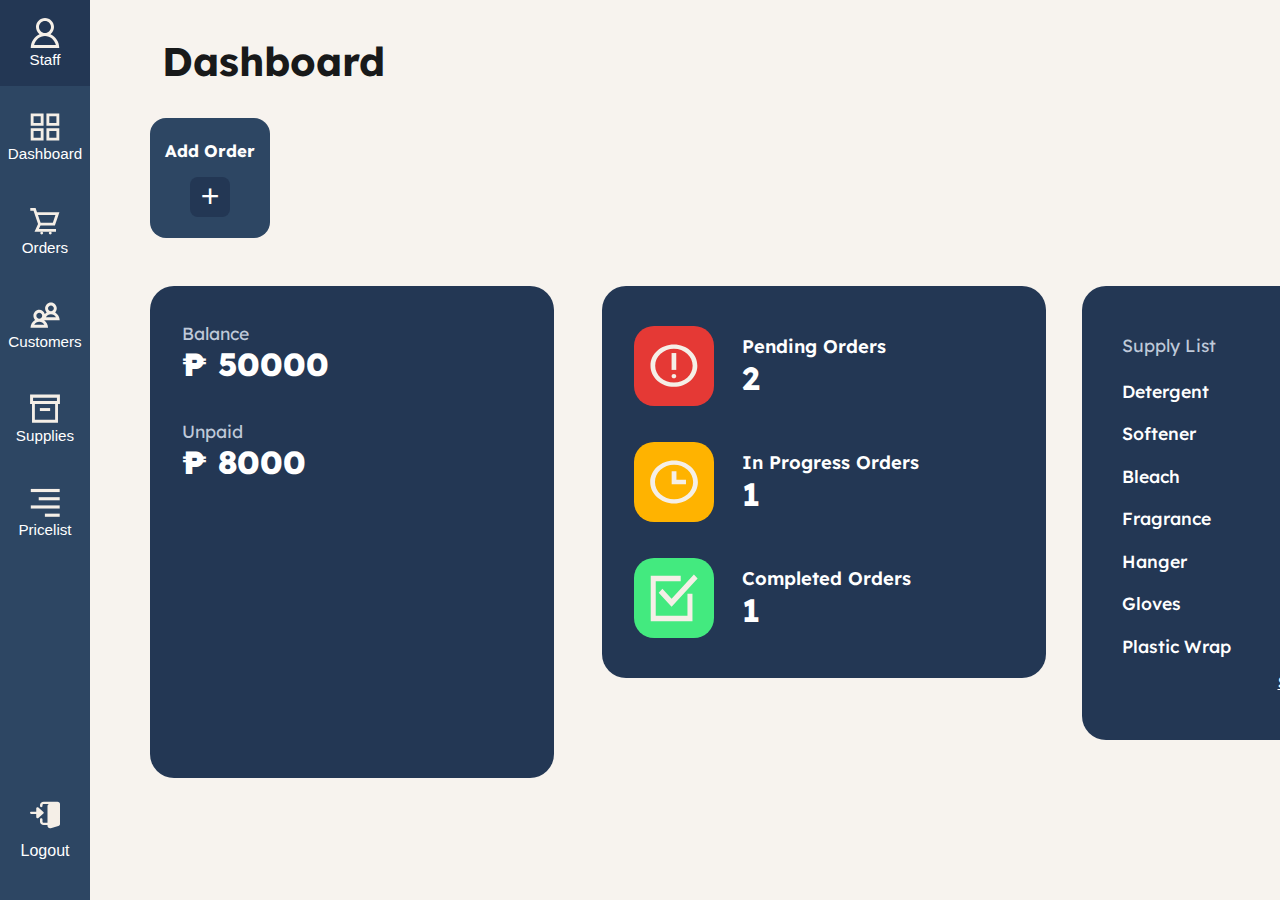
<file: index.html>
<!DOCTYPE html>
<html lang="en">
<head>
  <meta charset="UTF-8">
  <meta name="viewport" content="width=device-width, initial-scale=1.0">
  <title>Dashboard</title>
  <link rel="stylesheet" href="style.css">
  <link href="https://fonts.googleapis.com/css2?family=Lexend+Deca:wght@400;700&display=swap" rel="stylesheet">
</head>
<body>
  <div class="dashboard-root">
    <aside class="sidebar">
      <nav class="sidebar-nav">
        <button class="sidebar-btn active">
          <span class="sidebar-icon">
            <svg width="30" height="30" viewBox="0 0 30 30" fill="none" xmlns="http://www.w3.org/2000/svg"><path d="M20.4585 16.1437C22.608 14.499 24 11.9153 24 9C24 4.02975 19.9702 0 15 0C10.0298 0 6 4.02975 6 9C6 11.9153 7.392 14.499 9.5415 16.1437C4.38 18.3982 0.75 23.7487 0.75 30H29.25C29.25 23.7487 25.62 18.3982 20.4585 16.1437ZM9 9C9 5.69175 11.6918 3 15 3C18.3082 3 21 5.69175 21 9C21 12.3082 18.3082 15 15 15C11.6918 15 9 12.3082 9 9ZM15 18C20.2328 18 24.642 21.8302 25.8938 27H4.10625C5.358 21.8302 9.76725 18 15 18Z" fill="#F5EFE7"/></svg>
          </span> Staff
        </button>
        <button class="sidebar-btn">
          <span class="sidebar-icon">
            <svg width="28" height="26" viewBox="0 0 28 26" fill="none" xmlns="http://www.w3.org/2000/svg"><path d="M12.6665 0.5H0.666504V11.75H12.6665V0.5ZM9.99984 9.25H3.33317V3H9.99984V9.25Z" fill="#F5EFE7"/><path d="M27.333 0.5H15.333V11.75H27.333V0.5ZM24.6663 9.25H17.9997V3H24.6663V9.25Z" fill="#F5EFE7"/><path d="M12.6665 14.25H0.666504V25.5H12.6665V14.25ZM9.99984 23H3.33317V16.75H9.99984V23Z" fill="#F5EFE7"/><path d="M27.333 14.25H15.333V25.5H27.333V14.25ZM24.6663 23H17.9997V16.75H24.6663V23Z" fill="#F5EFE7"/></svg>
          </span> Dashboard
        </button>
        <button class="sidebar-btn">
          <span class="sidebar-icon">
            <svg width="35" height="32" viewBox="0 0 35 32" fill="none" xmlns="http://www.w3.org/2000/svg"><path d="M9.381 19.478L5.26933 28.5H13.6668H23.6668H30.3335V25.25H10.3985L12.2502 21.1875H29.0352L34.3127 5.75H8.201L6.53433 0.875H0.333496V4.125H4.13266L9.381 19.478ZM29.6877 9L26.6318 17.9375H12.3677L9.31183 9H29.6877Z" fill="#F5EFE7"/><path d="M13.6667 31.75C14.5871 31.75 15.3333 31.0225 15.3333 30.125C15.3333 29.2275 14.5871 28.5 13.6667 28.5C12.7462 28.5 12 29.2275 12 30.125C12 31.0225 12.7462 31.75 13.6667 31.75Z" fill="#F5EFE7"/><path d="M23.6667 31.75C24.5871 31.75 25.3333 31.0225 25.3333 30.125C25.3333 29.2275 24.5871 28.5 23.6667 28.5C22.7462 28.5 22 29.2275 22 30.125C22 31.0225 22.7462 31.75 23.6667 31.75Z" fill="#F5EFE7"/></svg>
          </span> Orders
        </button>
        <button class="sidebar-btn">
          <span class="sidebar-icon">
            <svg width="36" height="31" viewBox="0 0 36 31" fill="none" xmlns="http://www.w3.org/2000/svg"><path d="M30.2017 12.4661C31.3909 11.1814 32.125 9.45069 32.125 7.54167C32.125 3.58387 28.9908 0.375 25.125 0.375C21.2592 0.375 18.125 3.58387 18.125 7.54167C18.125 9.45069 18.8591 11.1814 20.0482 12.4661C19.2065 12.9426 18.4365 13.5339 17.7566 14.2192C16.8256 11.3812 14.2111 9.33333 11.125 9.33333C7.25925 9.33333 4.125 12.5422 4.125 16.5C4.125 18.409 4.85912 20.1398 6.04825 21.4244C2.81513 23.2564 0.625 26.7806 0.625 30.8333H21.625C21.625 27.0914 19.7577 23.8001 16.9262 21.875H35.625C35.625 17.8222 33.4349 14.298 30.2017 12.4661ZM21.625 7.54167C21.625 5.56546 23.1947 3.95833 25.125 3.95833C27.0553 3.95833 28.625 5.56546 28.625 7.54167C28.625 9.51787 27.0553 11.125 25.125 11.125C23.1947 11.125 21.625 9.51787 21.625 7.54167ZM7.625 16.5C7.625 14.5238 9.19475 12.9167 11.125 12.9167C13.0553 12.9167 14.625 14.5238 14.625 16.5C14.625 18.4762 13.0553 20.0833 11.125 20.0833C9.19475 20.0833 7.625 18.4762 7.625 16.5ZM5.06475 27.25C6.27663 25.109 8.53938 23.6667 11.125 23.6667C13.7106 23.6667 15.9734 25.109 17.1853 27.25H5.06475ZM19.0647 18.2917C20.2766 16.1506 22.5394 14.7083 25.125 14.7083C27.7106 14.7083 29.9734 16.1506 31.1852 18.2917H19.0647Z" fill="#F5EFE7"/></svg>
          </span> Customers
        </button>
        <button class="sidebar-btn">
          <span class="sidebar-icon">
            <svg width="31" height="30" viewBox="0 0 31 30" fill="none" xmlns="http://www.w3.org/2000/svg"><path d="M2.08381 29.3038H28.9165V9.88013H30.9168V0.130127H0.0834961V9.88013H2.08381V29.3038V29.3038ZM25.9796 26.2073H5.02068V9.88013H25.9796V26.2073ZM3.16683 3.38013H27.8335V6.63013H3.16683V3.38013Z" fill="#F5EFE7"/><path d="M20.8072 14.0369H10.1929V17.1H20.8072V14.0369Z" fill="#F5EFE7"/></svg>
          </span> Supplies
        </button>
        <button class="sidebar-btn">
          <span class="sidebar-icon">
            <svg width="22" height="22" viewBox="0 0 22 22" fill="none" xmlns="http://www.w3.org/2000/svg"><path d="M21.7718 0.682373H0.582031V2.98485H21.7718V0.682373Z" fill="#F5EFE7"/><path d="M21.7718 12.7656H0.582031V15.0681H21.7718V12.7656Z" fill="#F5EFE7"/><path d="M21.7718 6.72412H6.39453V9.0266H21.7718V6.72412Z" fill="#F5EFE7"/><path d="M21.772 18.8074H10.9155V21.1099H21.772V18.8074Z" fill="#F5EFE7"/></svg>
          </span> Pricelist
        </button>
      </nav>
      <button class="sidebar-logout"><span class="sidebar-icon logout"><svg width="27" height="24" viewBox="0 0 27 24" fill="none" xmlns="http://www.w3.org/2000/svg"><path d="M24.5496 0.0150146C24.5216 0.0130005 24.4979 0 24.4687 0H12.375C10.5143 0 9 1.34601 9 3V3.99994C9 4.552 9.50386 5.00006 10.1249 5.00006C10.746 5.00006 11.2499 4.552 11.2499 3.99994V3C11.2499 2.44904 11.755 2.00006 12.375 2.00006H17.6163L17.2731 2.10205C16.362 2.38202 15.75 3.14502 15.75 3.99994V18.9999H12.375C11.755 18.9999 11.2499 18.551 11.2499 18V15.9999C11.2499 15.4481 10.746 15 10.1249 15C9.50386 15 9 15.4481 9 15.9999V18C9 19.654 10.5143 21 12.375 21H15.75V21.9999C15.75 23.103 16.759 24 17.9999 24C18.2407 24 18.4691 23.9691 18.7165 23.9009L25.4756 21.8979C26.3879 21.618 26.9999 20.855 26.9999 20.0001V2.00006C26.9999 0.834045 25.8692 -0.0800171 24.5496 0.0150146V0.0150146Z" fill="#F5EFE7"/><path d="M12.0453 9.29291L7.54534 5.29297C7.22358 5.00696 6.73991 4.9209 6.31906 5.07599C5.89945 5.2309 5.62507 5.59601 5.62507 5.99994V8.99994H1.12493C0.504067 8.99994 0 9.448 0 9.99988C0 10.5519 0.504067 11 1.12493 11H5.62507V14C5.62507 14.4039 5.89945 14.7689 6.31906 14.924C6.73991 15.0789 7.22358 14.993 7.54534 14.707L12.0453 10.7069C12.4853 10.3159 12.4853 9.68403 12.0453 9.29291Z" fill="#F5EFE7"/></svg></span> Logout</button>
    </aside>
    <main class="dashboard-main">
      <div class="dashboard-header-row">
        <h1>Dashboard</h1>
      </div>
      <div class="dashboard-orders-row">
        <div class="add-order-card">
          <span>Add Order</span>
          <button id="addOrderBtn" class="big-add-order">+</button>
        </div>
      </div>
      <div class="dashboard-info-flex">
        <div class="dashboard-info-left-box">
          <div class="balance-card">
            <div class="balance-title">Balance</div>
            <div class="balance-amount">₱ 50000</div>
          </div>
          <div class="unpaid-card">
            <div class="unpaid-title">Unpaid</div>
            <div class="unpaid-amount">₱ 8000</div>
          </div>
        </div>
        <div class="dashboard-info-right-group">
          <div class="status-card">
            <div class="status-row">
              <span class="status-icon">
                <svg width="43" height="39" viewBox="0 0 43 39" fill="none" xmlns="http://www.w3.org/2000/svg"><path d="M21.4268 0.337891C9.83698 0.337891 0.442139 8.79325 0.442139 19.2241C0.442139 29.655 9.83698 38.1103 21.4268 38.1103C33.0167 38.1103 42.4115 29.655 42.4115 19.2241C42.4115 8.79325 33.0167 0.337891 21.4268 0.337891ZM21.4268 34.3331C12.1705 34.3331 4.63908 27.5548 4.63908 19.2241C4.63908 10.8934 12.1705 4.11513 21.4268 4.11513C30.6832 4.11513 38.2146 10.8934 38.2146 19.2241C38.2146 27.5548 30.6832 34.3331 21.4268 34.3331Z" fill="#F5EFE7"/><path d="M23.5253 7.89233H19.3284V23.0013H23.5253V7.89233Z" fill="#F5EFE7"/><path d="M21.4268 30.5558C22.5858 30.5558 23.5253 29.7102 23.5253 28.6672C23.5253 27.6241 22.5858 26.7786 21.4268 26.7786C20.2679 26.7786 19.3284 27.6241 19.3284 28.6672C19.3284 29.7102 20.2679 30.5558 21.4268 30.5558Z" fill="#F5EFE7"/></svg>
              </span>
              <span class="status-label-count">Pending Orders <span class="status-count">2</span></span>
            </div>
            <div class="status-row">
              <span class="status-icon">
                <svg width="43" height="40" viewBox="0 0 43 40" fill="none" xmlns="http://www.w3.org/2000/svg"><path d="M21.5467 0.674072C9.74517 0.674072 0.178711 9.31475 0.178711 19.9742C0.178711 30.6337 9.74517 39.2744 21.5467 39.2744C33.3483 39.2744 42.9148 30.6337 42.9148 19.9742C42.9148 9.31475 33.3483 0.674072 21.5467 0.674072ZM21.5467 35.4143C12.1213 35.4143 4.45232 28.4875 4.45232 19.9742C4.45232 11.4609 12.1213 4.5341 21.5467 4.5341C30.9722 4.5341 38.6412 11.4609 38.6412 19.9742C38.6412 28.4875 30.9722 35.4143 21.5467 35.4143Z" fill="#F5EFE7"/><path d="M23.6835 10.324H19.4099V21.9041H32.2307V18.044H23.6835V10.324Z" fill="#F5EFE7"/></svg>
              </span>
              <span class="status-label-count">In Progress Orders <span class="status-count">1</span></span>
            </div>
            <div class="status-row">
              <span class="status-icon">
                <svg width="43" height="43" viewBox="0 0 43 43" fill="none" xmlns="http://www.w3.org/2000/svg"><path d="M27.5194 6.45363V1.58105H0.656738V42.2626H38.0398V17.7654H33.5623V37.39H5.13424V6.45363H27.5194Z" fill="#F5EFE7"/><path d="M39.3263 0.400879L19.3479 22.142L11.1215 13.1898L7.79688 16.8065L16.0244 25.7588H16.0233L19.3479 29.3755L22.6714 25.7588L42.6497 4.01759L39.3263 0.400879Z" fill="#F5EFE7"/></svg>
              </span>
              <span class="status-label-count">Completed Orders <span class="status-count">1</span></span>
            </div>
          </div>
          <div class="supply-card">
            <div class="supply-title">Supply List</div>
            <div class="supply-row">Detergent <span class="supply-status in-stock">In stock</span></div>
            <div class="supply-row">Softener <span class="supply-status in-stock">In stock</span></div>
            <div class="supply-row">Bleach <span class="supply-status low-stock">Low stock</span></div>
            <div class="supply-row">Fragrance <span class="supply-status no-stock">No stock</span></div>
            <div class="supply-row">Hanger <span class="supply-status in-stock">In stock</span></div>
            <div class="supply-row">Gloves <span class="supply-status low-stock">Low stock</span></div>
            <div class="supply-row">Plastic Wrap <span class="supply-status in-stock">In stock</span></div>
            <button class="supply-update">Show All</button>
          </div>
        </div>
      </div>
    </main>
    <div id="modalOverlay" class="modal-overlay hidden">
      <div class="modal">
        <h2>New Customer</h2>
        <form class="modal-form">
          <div class="modal-form-col">
            <label for="name">Name</label>
            <input type="text" id="name" name="name" />
            <label for="status">Status</label>
            <select id="status" name="status">
              <option value="pending">Pending</option>
              <option value="ongoing">Ongoing</option>
              <option value="complete">Complete</option>
            </select>
            <label for="service">Service Type:</label>
            <select id="service" name="service">
              <option>Dry Cleaning</option>
              <option>Wash and Fold</option>
              <option>Iron and Press</option>
            </select>
            <label for="load">Load Count:</label>
            <div class="modal-load-row"><input type="number" id="load" name="load" /> <span class="kg-label">KG</span></div>
          </div>
          <div class="modal-form-col">
            <label for="amount">Amount</label>
            <input type="text" id="amount" name="amount" />
            <label for="balance">Balance</label>
            <input type="text" id="balance" name="balance" />
            <label for="date">Date</label>
            <input type="date" id="date" name="date" required />
          </div>
          <button type="submit" class="modal-add" style="grid-column: 1 / -1; width: 100%; margin-top: 18px;">Add</button>
        </form>
      </div>
    </div>
  </div>
  <script src="dashboard.js"></script>
</body>
</html>
</file>
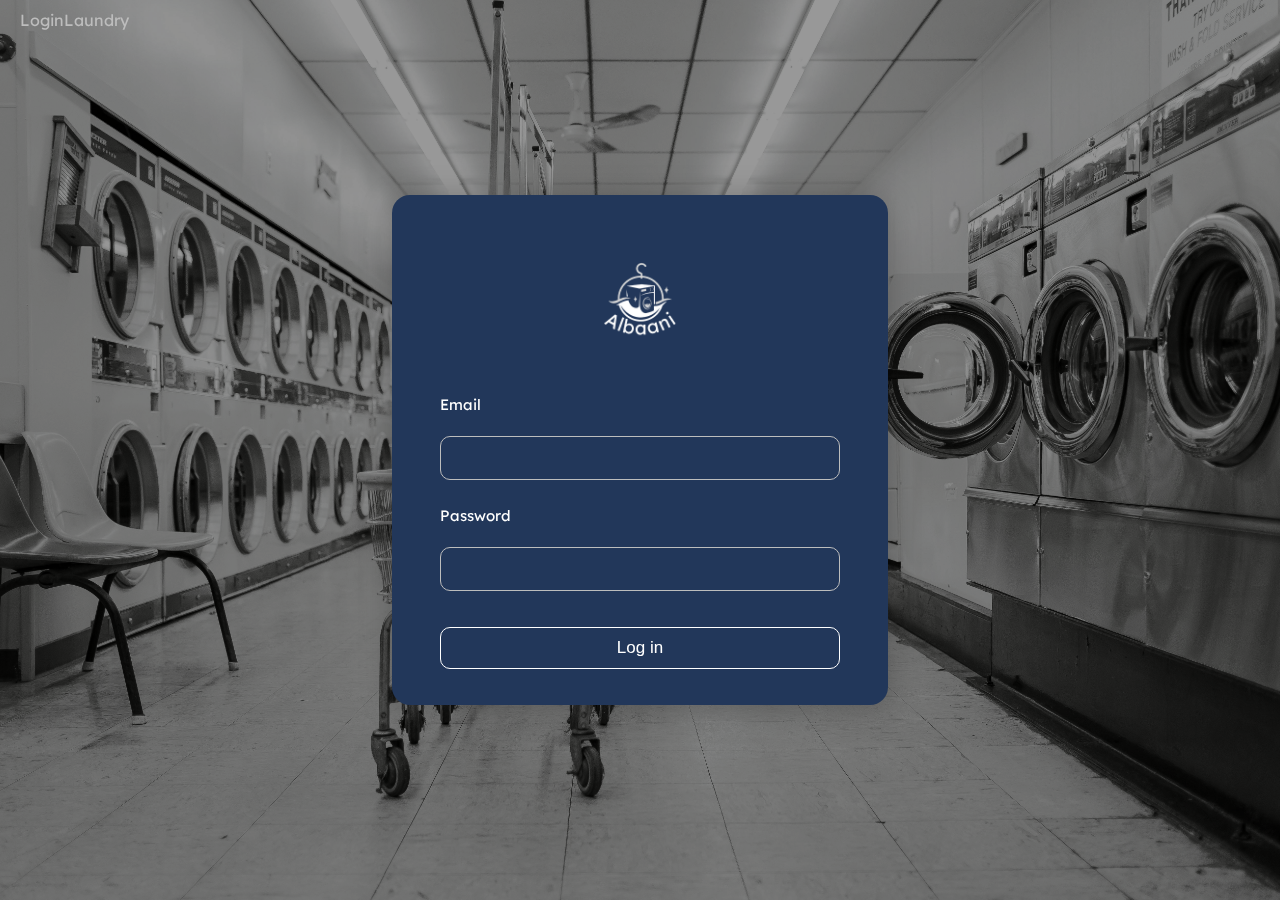
<file: login.html>
<!DOCTYPE html>
<html lang="en">
<head>
  <meta charset="UTF-8">
  <meta name="viewport" content="width=device-width, initial-scale=1.0">
  <title>LoginLaundry</title>
  <link rel="stylesheet" href="login.css">
  <link href="https://fonts.googleapis.com/css2?family=Lexend+Deca:wght@400;700&display=swap" rel="stylesheet">
</head>
<body>
  <div class="login-header">LoginLaundry</div>
  <div class="login-bg"></div>
  <div class="login-container">
    <img src="assets/logo.png" alt="Logo" class="login-logo">
    <form class="login-form" onsubmit="event.preventDefault(); window.location.href='index.html';">
      <label for="email">Email</label>
      <input type="email" id="email" name="email" required>
      <label for="password">Password</label>
      <input type="password" id="password" name="password" required>
      <button type="submit">Log in</button>
    </form>
  </div>
</body>
</html>
</file>
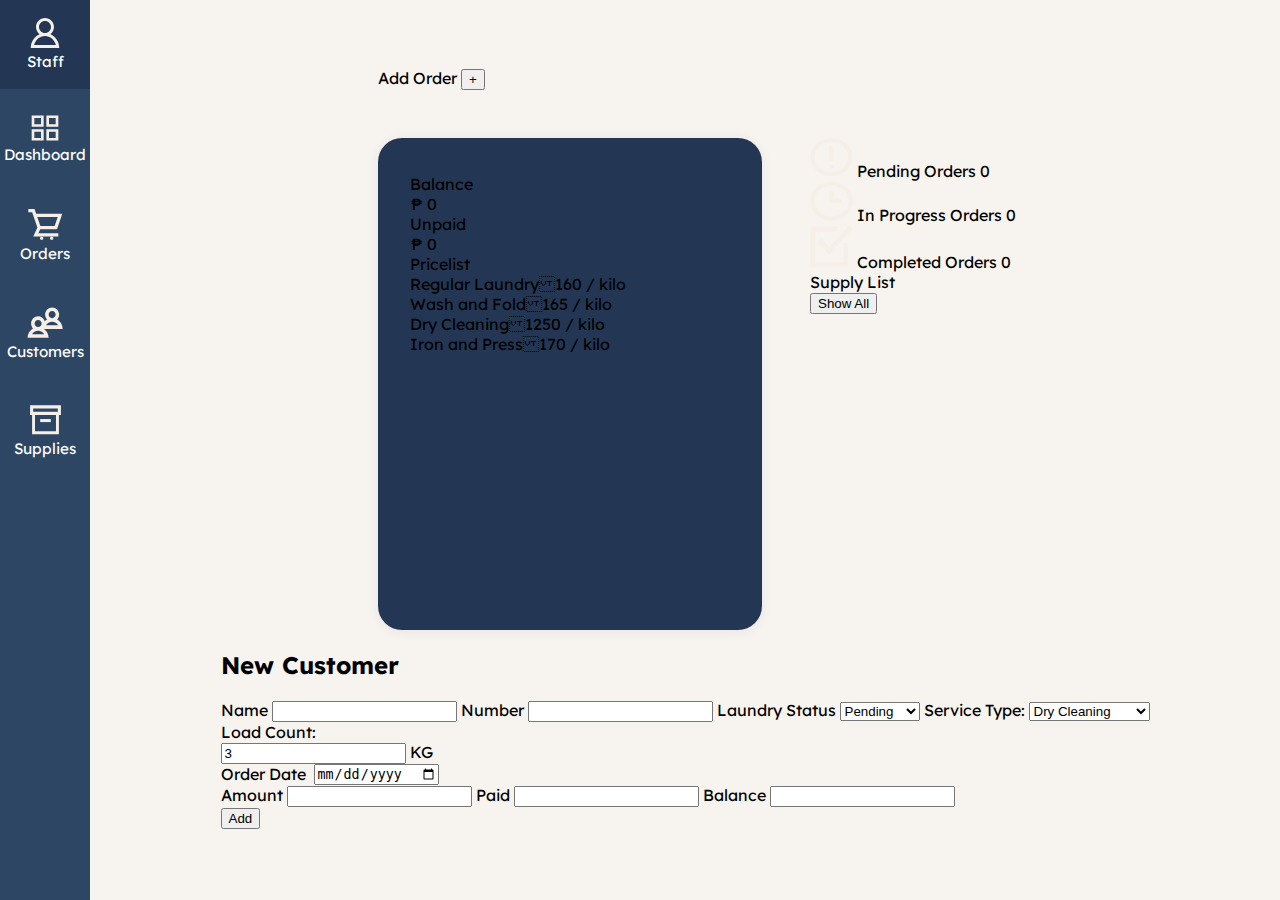
<file: sauna.html>
<!-- **THIS IS FOR THE ADMIN ONLY** -->


<!DOCTYPE html>
<html lang="en">
<head>
  <meta charset="UTF-8">
  <meta name="viewport" content="width=device-width, initial-scale=1.0">
  <title>Laundry App</title>
  <link rel="stylesheet" href="sauna.css">
  <link href="https://fonts.googleapis.com/css2?family=Lexend+Deca:wght@400;700&display=swap" rel="stylesheet">
</head>
<body>
  <div class="dashboard-root">
    <aside class="sidebar">
      <nav class="sidebar-nav">
        <a href="#" class="sidebar-btn" id="nav-staff">
          <span class="sidebar-icon">
            <!-- Staff SVG -->
            <svg width="30" height="30" viewBox="0 0 30 30" fill="none" xmlns="http://www.w3.org/2000/svg"><path d="M20.4585 16.1437C22.608 14.499 24 11.9153 24 9C24 4.02975 19.9702 0 15 0C10.0298 0 6 4.02975 6 9C6 11.9153 7.392 14.499 9.5415 16.1437C4.38 18.3982 0.75 23.7487 0.75 30H29.25C29.25 23.7487 25.62 18.3982 20.4585 16.1437ZM9 9C9 5.69175 11.6918 3 15 3C18.3082 3 21 5.69175 21 9C21 12.3082 18.3082 15 15 15C11.6918 15 9 12.3082 9 9ZM15 18C20.2328 18 24.642 21.8302 25.8938 27H4.10625C5.358 21.8302 9.76725 18 15 18Z" fill="#F5EFE7"/></svg>
          </span> Staff
        </a>
        <a href="#" class="sidebar-btn" id="nav-dashboard">
          <span class="sidebar-icon">
            <!-- Dashboard SVG -->
            <svg width="28" height="26" viewBox="0 0 28 26" fill="none" xmlns="http://www.w3.org/2000/svg"><path d="M12.6665 0.5H0.666504V11.75H12.6665V0.5ZM9.99984 9.25H3.33317V3H9.99984V9.25Z" fill="#F5EFE7"/><path d="M27.333 0.5H15.333V11.75H27.333V0.5ZM24.6663 9.25H17.9997V3H24.6663V9.25Z" fill="#F5EFE7"/><path d="M12.6665 14.25H0.666504V25.5H12.6665V14.25ZM9.99984 23H3.33317V16.75H9.99984V23Z" fill="#F5EFE7"/><path d="M27.333 14.25H15.333V25.5H27.333V14.25ZM24.6663 23H17.9997V16.75H24.6663V23Z" fill="#F5EFE7"/></svg>
          </span> Dashboard
        </a>
        <a href="#" class="sidebar-btn" id="nav-orders">
          <span class="sidebar-icon">
           
            <svg width="35" height="32" viewBox="0 0 35 32" fill="none" xmlns="http://www.w3.org/2000/svg"><path d="M9.381 19.478L5.26933 28.5H13.6668H23.6668H30.3335V25.25H10.3985L12.2502 21.1875H29.0352L34.3127 5.75H8.201L6.53433 0.875H0.333496V4.125H4.13266L9.381 19.478ZM29.6877 9L26.6318 17.9375H12.3677L9.31183 9H29.6877Z" fill="#F5EFE7"/><path d="M13.6667 31.75C14.5871 31.75 15.3333 31.0225 15.3333 30.125C15.3333 29.2275 14.5871 28.5 13.6667 28.5C12.7462 28.5 12 29.2275 12 30.125C12 31.0225 12.7462 31.75 13.6667 31.75Z" fill="#F5EFE7"/><path d="M23.6667 31.75C24.5871 31.75 25.3333 31.0225 25.3333 30.125C25.3333 29.2275 24.5871 28.5 23.6667 28.5C22.7462 28.5 22 29.2275 22 30.125C22 31.0225 22.7462 31.75 23.6667 31.75Z" fill="#F5EFE7"/></svg>
          </span> Orders
        </a>
        <a href="#" class="sidebar-btn" id="nav-customers">
          <span class="sidebar-icon">
           
            <svg width="36" height="31" viewBox="0 0 36 31" fill="none" xmlns="http://www.w3.org/2000/svg"><path d="M30.2017 12.4661C31.3909 11.1814 32.125 9.45069 32.125 7.54167C32.125 3.58387 28.9908 0.375 25.125 0.375C21.2592 0.375 18.125 3.58387 18.125 7.54167C18.125 9.45069 18.8591 11.1814 20.0482 12.4661C19.2065 12.9426 18.4365 13.5339 17.7566 14.2192C16.8256 11.3812 14.2111 9.33333 11.125 9.33333C7.25925 9.33333 4.125 12.5422 4.125 16.5C4.125 18.409 4.85912 20.1398 6.04825 21.4244C2.81513 23.2564 0.625 26.7806 0.625 30.8333H21.625C21.625 27.0914 19.7577 23.8001 16.9262 21.875H35.625C35.625 17.8222 33.4349 14.298 30.2017 12.4661ZM21.625 7.54167C21.625 5.56546 23.1947 3.95833 25.125 3.95833C27.0553 3.95833 28.625 5.56546 28.625 7.54167C28.625 9.51787 27.0553 11.125 25.125 11.125C23.1947 11.125 21.625 9.51787 21.625 7.54167ZM7.625 16.5C7.625 14.5238 9.19475 12.9167 11.125 12.9167C13.0553 12.9167 14.625 14.5238 14.625 16.5C14.625 18.4762 13.0553 20.0833 11.125 20.0833C9.19475 20.0833 7.625 18.4762 7.625 16.5ZM5.06475 27.25C6.27663 25.109 8.53938 23.6667 11.125 23.6667C13.7106 23.6667 15.9734 25.109 17.1853 27.25H5.06475ZM19.0647 18.2917C20.2766 16.1506 22.5394 14.7083 25.125 14.7083C27.7106 14.7083 29.9734 16.1506 31.1852 18.2917H19.0647Z" fill="#F5EFE7"/></svg>
          </span> Customers
        </a>
        <a href="#" class="sidebar-btn" id="nav-supplies">
          <span class="sidebar-icon">
            
            <svg width="31" height="30" viewBox="0 0 31 30" fill="none" xmlns="http://www.w3.org/2000/svg"><path d="M2.08381 29.3038H28.9165V9.88013H30.9168V0.130127H0.0834961V9.88013H2.08381V29.3038V29.3038ZM25.9796 26.2073H5.02068V9.88013H25.9796V26.2073ZM3.16683 3.38013H27.8335V6.63013H3.16683V3.38013Z" fill="#F5EFE7"/><path d="M20.8072 14.0369H10.1929V17.1H20.8072V14.0369Z" fill="#F5EFE7"/></svg>
          </span> Supplies
        </a>
      </nav>
    </aside>
    <main class="dashboard-main">
      <section id="dashboard-section">
        <div class="dashboard-header-row">
          
        </div>
        <div class="dashboard-orders-row">
          <div class="add-order-card">
            <span>Add Order</span>
            <button id="addOrderBtn" class="big-add-order">+</button>
          </div>
        </div>
        <div class="dashboard-info-flex">
          <div class="dashboard-info-left-box">
            <div class="balance-card">
              <div class="balance-title">Balance</div>
              <div class="balance-amount" id="balance-amount">1 0</div>
            </div>
            <div class="unpaid-card">
              <div class="unpaid-title">Unpaid</div>
              <div class="unpaid-amount" id="unpaid-amount">1 0</div>
            </div>
            <div class="divider"></div>
            <div class="pricelist-box">
              <div class="pricelist-title">Pricelist</div>
              <div class="pricelist-row"><span>Regular Laundry</span><span>160 / kilo</span></div>
              <div class="pricelist-row"><span>Wash and Fold</span><span>165 / kilo</span></div>
              <div class="pricelist-row"><span>Dry Cleaning</span><span>1250 / kilo</span></div>
              <div class="pricelist-row"><span>Iron and Press</span><span>170 / kilo</span></div>
            </div>
          </div>
          <div class="dashboard-info-right-group">
            <div class="status-card">
              <div class="status-row">
                <span class="status-icon">
                  <svg width="43" height="39" viewBox="0 0 43 39" fill="none" xmlns="http://www.w3.org/2000/svg"><path d="M21.4268 0.337891C9.83698 0.337891 0.442139 8.79325 0.442139 19.2241C0.442139 29.655 9.83698 38.1103 21.4268 38.1103C33.0167 38.1103 42.4115 29.655 42.4115 19.2241C42.4115 8.79325 33.0167 0.337891 21.4268 0.337891ZM21.4268 34.3331C12.1705 34.3331 4.63908 27.5548 4.63908 19.2241C4.63908 10.8934 12.1705 4.11513 21.4268 4.11513C30.6832 4.11513 38.2146 10.8934 38.2146 19.2241C38.2146 27.5548 30.6832 34.3331 21.4268 34.3331Z" fill="#F5EFE7"/><path d="M23.5253 7.89233H19.3284V23.0013H23.5253V7.89233Z" fill="#F5EFE7"/><path d="M21.4268 30.5558C22.5858 30.5558 23.5253 29.7102 23.5253 28.6672C23.5253 27.6241 22.5858 26.7786 21.4268 26.7786C20.2679 26.7786 19.3284 27.6241 19.3284 28.6672C19.3284 29.7102 20.2679 30.5558 21.4268 30.5558Z" fill="#F5EFE7"/></svg>
                </span>
                <span class="status-label-count">Pending Orders <span class="status-count">2</span></span>
              </div>
              <div class="status-row">
                <span class="status-icon">
                  <svg width="43" height="40" viewBox="0 0 43 40" fill="none" xmlns="http://www.w3.org/2000/svg"><path d="M21.5467 0.674072C9.74517 0.674072 0.178711 9.31475 0.178711 19.9742C0.178711 30.6337 9.74517 39.2744 21.5467 39.2744C33.3483 39.2744 42.9148 30.6337 42.9148 19.9742C42.9148 9.31475 33.3483 0.674072 21.5467 0.674072ZM21.5467 35.4143C12.1213 35.4143 4.45232 28.4875 4.45232 19.9742C4.45232 11.4609 12.1213 4.5341 21.5467 4.5341C30.9722 4.5341 38.6412 11.4609 38.6412 19.9742C38.6412 28.4875 30.9722 35.4143 21.5467 35.4143Z" fill="#F5EFE7"/><path d="M23.6835 10.324H19.4099V21.9041H32.2307V18.044H23.6835V10.324Z" fill="#F5EFE7"/></svg>
                </span>
                <span class="status-label-count">In Progress Orders <span class="status-count">1</span></span>
              </div>
              <div class="status-row">
                <span class="status-icon">
                  <svg width="43" height="43" viewBox="0 0 43 43" fill="none" xmlns="http://www.w3.org/2000/svg"><path d="M27.5194 6.45363V1.58105H0.656738V42.2626H38.0398V17.7654H33.5623V37.39H5.13424V6.45363H27.5194Z" fill="#F5EFE7"/><path d="M39.3263 0.400879L19.3479 22.142L11.1215 13.1898L7.79688 16.8065L16.0244 25.7588H16.0233L19.3479 29.3755L22.6714 25.7588L42.6497 4.01759L39.3263 0.400879Z" fill="#F5EFE7"/></svg>
                </span>
                <span class="status-label-count">Completed Orders <span class="status-count">1</span></span>
              </div>
            </div>
            <div class="supply-card">
              <div class="supply-title">Supply List</div>
              <div id="dashboard-supply-list"></div>
              <button class="supply-update">Show All</button>
            </div>
          </div>
        </div>
      </section>
      <section id="orders-section" style="display:none;">
        <div id="orders-list" class="dashboard-orders-row"></div>
      </section>
      <section id="customers-section" style="display:none;">
        <div id="customers-list" class="dashboard-orders-row"></div>
      </section>
      <section id="supplies-section" style="display:none;">
        <div id="supplies-list" class="dashboard-orders-row"></div>
      </section>
      <section id="staff-section" style="display:none;">
        <div class="staff-center-container">
          <div id="staff-list" class="dashboard-orders-row"></div>
          <button id="logoutBtn" class="logout-btn-themed">Logout</button>
        </div>
      </section>
      <div id="modalOverlay" class="modal-overlay hidden">
        <div class="modal" style="position:relative;">
          <button type="button" id="modalDeleteBtn" style="display:none;position:absolute;top:24px;right:32px;font-size:1rem;font-family:'Lexend Deca', Arial, sans-serif;padding:4px 14px;background:#e53935;color:#fff;border:none;border-radius:4px;cursor:pointer;z-index:2;">Delete</button>
          <h2>New Customer</h2>
          <form class="modal-form">
            <div class="modal-form-col">
              <label for="name">Name</label>
              <input type="text" id="name" name="name" />
              <label for="number">Number</label>
              <input type="text" id="number" name="number" />
              <label for="status">Laundry Status</label>
              <select id="status" name="status">
                <option value="pending">Pending</option>
                <option value="ongoing">Ongoing</option>
                <option value="complete">Complete</option>
              </select>
              <label for="service">Service Type:</label>
              <select id="service" name="service">
                <option>Dry Cleaning</option>
                <option>Wash and Fold</option>
                <option>Iron and Press</option>
                <option>Regular Laundry</option>
              </select>
              <div class="modal-form-row">
                <div class="modal-form-group">
                  <label for="load">Load Count:</label>
                  <div class="modal-load-row">
                    <input type="number" id="load" name="load" min="3" value="3" />
                    <span class="kg-label">KG</span>
                  </div>
                </div>
                <div class="modal-form-group" style="display: flex; align-items: center; gap: 8px;">
                  <label for="date">Order Date</label>
                  <input type="date" id="date" name="date" required />
                </div>
              </div>
            </div>
            <div class="modal-form-col">
              <label for="amount">Amount</label>
              <input type="text" id="amount" name="amount" readonly />
              <label for="paid">Paid</label>
              <input type="text" id="paid" name="paid" />
              <label for="balance">Balance</label>
              <input type="text" id="balance" name="balance" readonly />
            </div>
            <button type="submit" class="modal-add new-modal-add center-modal-btn">Add</button>
          </form>
        </div>
      </div>
    </main>
  </div>
  <script src="sauna.js"></script>
</body>
</html>
</file>
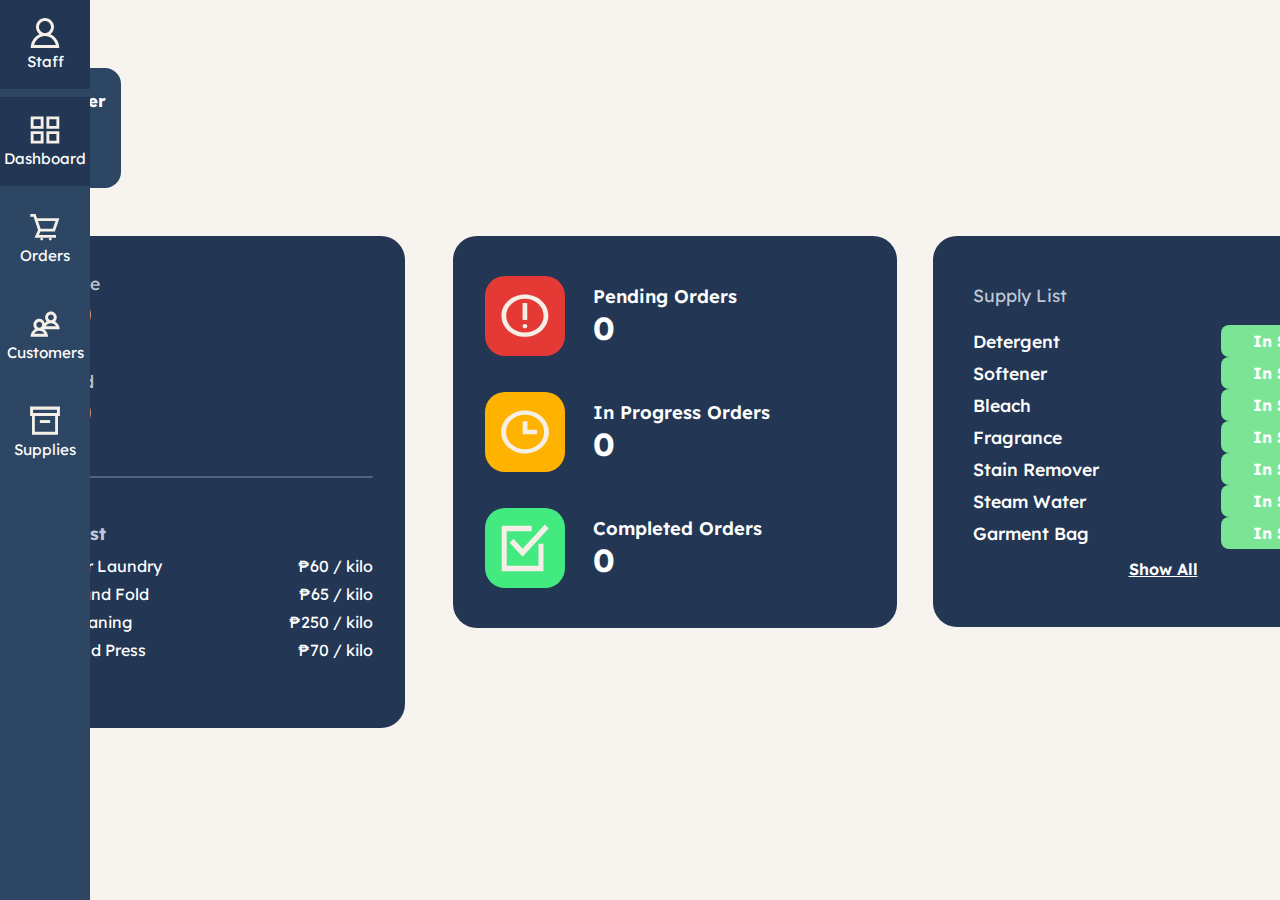
<file: spa.html>
<!-- **THIS IS FOR BOTH STAFF AND ADMIN** -->


<!DOCTYPE html>
<html lang="en">
<head>
  <meta charset="UTF-8">
  <meta name="viewport" content="width=device-width, initial-scale=1.0">
  <title>Laundry App</title>
  <link rel="stylesheet" href="style.css">
  <link href="https://fonts.googleapis.com/css2?family=Lexend+Deca:wght@400;700&display=swap" rel="stylesheet">
</head>
<body>
  <div class="dashboard-root">
    <aside class="sidebar">
      <nav class="sidebar-nav">
        <a href="#" class="sidebar-btn" id="nav-staff">
          <span class="sidebar-icon">
            <!-- Staff SVG -->
            <svg width="30" height="30" viewBox="0 0 30 30" fill="none" xmlns="http://www.w3.org/2000/svg"><path d="M20.4585 16.1437C22.608 14.499 24 11.9153 24 9C24 4.02975 19.9702 0 15 0C10.0298 0 6 4.02975 6 9C6 11.9153 7.392 14.499 9.5415 16.1437C4.38 18.3982 0.75 23.7487 0.75 30H29.25C29.25 23.7487 25.62 18.3982 20.4585 16.1437ZM9 9C9 5.69175 11.6918 3 15 3C18.3082 3 21 5.69175 21 9C21 12.3082 18.3082 15 15 15C11.6918 15 9 12.3082 9 9ZM15 18C20.2328 18 24.642 21.8302 25.8938 27H4.10625C5.358 21.8302 9.76725 18 15 18Z" fill="#F5EFE7"/></svg>
          </span> Staff
        </a>
        <a href="#" class="sidebar-btn" id="nav-dashboard">
          <span class="sidebar-icon">
            <!-- Dashboard SVG -->
            <svg width="28" height="26" viewBox="0 0 28 26" fill="none" xmlns="http://www.w3.org/2000/svg"><path d="M12.6665 0.5H0.666504V11.75H12.6665V0.5ZM9.99984 9.25H3.33317V3H9.99984V9.25Z" fill="#F5EFE7"/><path d="M27.333 0.5H15.333V11.75H27.333V0.5ZM24.6663 9.25H17.9997V3H24.6663V9.25Z" fill="#F5EFE7"/><path d="M12.6665 14.25H0.666504V25.5H12.6665V14.25ZM9.99984 23H3.33317V16.75H9.99984V23Z" fill="#F5EFE7"/><path d="M27.333 14.25H15.333V25.5H27.333V14.25ZM24.6663 23H17.9997V16.75H24.6663V23Z" fill="#F5EFE7"/></svg>
          </span> Dashboard
        </a>
        <a href="#" class="sidebar-btn" id="nav-orders">
          <span class="sidebar-icon">
           
            <svg width="35" height="32" viewBox="0 0 35 32" fill="none" xmlns="http://www.w3.org/2000/svg"><path d="M9.381 19.478L5.26933 28.5H13.6668H23.6668H30.3335V25.25H10.3985L12.2502 21.1875H29.0352L34.3127 5.75H8.201L6.53433 0.875H0.333496V4.125H4.13266L9.381 19.478ZM29.6877 9L26.6318 17.9375H12.3677L9.31183 9H29.6877Z" fill="#F5EFE7"/><path d="M13.6667 31.75C14.5871 31.75 15.3333 31.0225 15.3333 30.125C15.3333 29.2275 14.5871 28.5 13.6667 28.5C12.7462 28.5 12 29.2275 12 30.125C12 31.0225 12.7462 31.75 13.6667 31.75Z" fill="#F5EFE7"/><path d="M23.6667 31.75C24.5871 31.75 25.3333 31.0225 25.3333 30.125C25.3333 29.2275 24.5871 28.5 23.6667 28.5C22.7462 28.5 22 29.2275 22 30.125C22 31.0225 22.7462 31.75 23.6667 31.75Z" fill="#F5EFE7"/></svg>
          </span> Orders
        </a>
        <a href="#" class="sidebar-btn" id="nav-customers">
          <span class="sidebar-icon">
           
            <svg width="36" height="31" viewBox="0 0 36 31" fill="none" xmlns="http://www.w3.org/2000/svg"><path d="M30.2017 12.4661C31.3909 11.1814 32.125 9.45069 32.125 7.54167C32.125 3.58387 28.9908 0.375 25.125 0.375C21.2592 0.375 18.125 3.58387 18.125 7.54167C18.125 9.45069 18.8591 11.1814 20.0482 12.4661C19.2065 12.9426 18.4365 13.5339 17.7566 14.2192C16.8256 11.3812 14.2111 9.33333 11.125 9.33333C7.25925 9.33333 4.125 12.5422 4.125 16.5C4.125 18.409 4.85912 20.1398 6.04825 21.4244C2.81513 23.2564 0.625 26.7806 0.625 30.8333H21.625C21.625 27.0914 19.7577 23.8001 16.9262 21.875H35.625C35.625 17.8222 33.4349 14.298 30.2017 12.4661ZM21.625 7.54167C21.625 5.56546 23.1947 3.95833 25.125 3.95833C27.0553 3.95833 28.625 5.56546 28.625 7.54167C28.625 9.51787 27.0553 11.125 25.125 11.125C23.1947 11.125 21.625 9.51787 21.625 7.54167ZM7.625 16.5C7.625 14.5238 9.19475 12.9167 11.125 12.9167C13.0553 12.9167 14.625 14.5238 14.625 16.5C14.625 18.4762 13.0553 20.0833 11.125 20.0833C9.19475 20.0833 7.625 18.4762 7.625 16.5ZM5.06475 27.25C6.27663 25.109 8.53938 23.6667 11.125 23.6667C13.7106 23.6667 15.9734 25.109 17.1853 27.25H5.06475ZM19.0647 18.2917C20.2766 16.1506 22.5394 14.7083 25.125 14.7083C27.7106 14.7083 29.9734 16.1506 31.1852 18.2917H19.0647Z" fill="#F5EFE7"/></svg>
          </span> Customers
        </a>
        <a href="#" class="sidebar-btn" id="nav-supplies">
          <span class="sidebar-icon">
            
            <svg width="31" height="30" viewBox="0 0 31 30" fill="none" xmlns="http://www.w3.org/2000/svg"><path d="M2.08381 29.3038H28.9165V9.88013H30.9168V0.130127H0.0834961V9.88013H2.08381V29.3038V29.3038ZM25.9796 26.2073H5.02068V9.88013H25.9796V26.2073ZM3.16683 3.38013H27.8335V6.63013H3.16683V3.38013Z" fill="#F5EFE7"/><path d="M20.8072 14.0369H10.1929V17.1H20.8072V14.0369Z" fill="#F5EFE7"/></svg>
          </span> Supplies
        </a>
        <a href="#" class="sidebar-btn" id="nav-accounts" style="display:none;">
          <span class="sidebar-icon">
            <svg width="22" height="22" viewBox="0 0 22 22" fill="none" xmlns="http://www.w3.org/2000/svg">
              <path d="M21.7721 0.682373H0.582275V2.98485H21.7721V0.682373Z" fill="#F5EFE7"/>
              <path d="M21.7721 12.7656H0.582275V15.0681H21.7721V12.7656Z" fill="#F5EFE7"/>
              <path d="M21.7721 6.72412H6.39478V9.0266H21.7721V6.72412Z" fill="#F5EFE7"/>
              <path d="M21.772 18.8074H10.9155V21.1099H21.772V18.8074Z" fill="#F5EFE7"/>
            </svg>
          </span> Accounts
        </a>
        <a href="#" class="sidebar-btn" id="nav-sales" style="display:none;">
          <span class="sidebar-icon">
            <svg width="36" height="26" viewBox="0 0 36 26" fill="none" xmlns="http://www.w3.org/2000/svg">
              <path d="M18 20.3334C22.8247 20.3334 26.75 17.0435 26.75 13.0001C26.75 8.95666 22.8247 5.66675 18 5.66675C13.1753 5.66675 9.25 8.95666 9.25 13.0001C9.25 17.0435 13.1753 20.3334 18 20.3334ZM18 9.33341C20.8455 9.33341 23.25 11.0127 23.25 13.0001C23.25 14.9874 20.8455 16.6667 18 16.6667C15.1545 16.6667 12.75 14.9874 12.75 13.0001C12.75 11.0127 15.1545 9.33341 18 9.33341Z" fill="#F5EFE7"/>
              <path d="M0.5 22.1667C0.5 24.1834 2.075 25.8334 4 25.8334H32C33.925 25.8334 35.5 24.1834 35.5 22.1667V3.83341C35.5 1.81675 33.925 0.166748 32 0.166748H4C2.075 0.166748 0.5 1.81675 0.5 3.83341V22.1667ZM32 22.1667H28.8062C29.3347 20.6084 30.5125 19.3746 32 18.8209V22.1667ZM32 3.83341V7.17925C30.5125 6.62558 29.3347 5.39175 28.8062 3.83341H32V3.83341ZM4 3.83341H7.19375C6.66525 5.39175 5.4875 6.62558 4 7.17925V3.83341ZM4 10.9816C7.423 10.251 10.1259 7.41941 10.8233 3.83341H25.1759C25.8733 7.41941 28.5761 10.251 31.9991 10.9816V15.0177C28.5761 15.7482 25.8733 18.5798 25.1759 22.1658H10.8233C10.1259 18.5798 7.423 15.7482 4 15.0177V10.9816ZM4 18.8209C5.4875 19.3746 6.66525 20.6084 7.19375 22.1667H4V18.8209Z" fill="#F5EFE7"/>
            </svg>
          </span> Sales
        </a>
      </nav>
    </aside>
    <main class="dashboard-main">
      <section id="dashboard-section">
        <div class="dashboard-header-row">
          
        </div>
        <div class="dashboard-orders-row">
          <div class="add-order-card">
            <span>Add Order</span>
            <button id="addOrderBtn" class="big-add-order">+</button>
          </div>
        </div>
        <div class="dashboard-info-flex">
          <div class="dashboard-info-left-box">
            <div class="balance-card">
              <div class="balance-title">Balance</div>
              <div class="balance-amount" id="balance-amount">₱ 0</div>
            </div>
            <div class="unpaid-card">
              <div class="unpaid-title">Unpaid</div>
              <div class="unpaid-amount" id="unpaid-amount">₱ 0</div>
            </div>
            <div class="divider"></div>
            <div class="pricelist-box">
              <div class="pricelist-title">Pricelist</div>
              <div class="pricelist-row"><span>Regular Laundry</span><span>₱60 / kilo</span></div>
              <div class="pricelist-row"><span>Wash and Fold</span><span>₱65 / kilo</span></div>
              <div class="pricelist-row"><span>Dry Cleaning</span><span>₱250 / kilo</span></div>
              <div class="pricelist-row"><span>Iron and Press</span><span>₱70 / kilo</span></div>
            </div>
          </div>
          <div class="dashboard-info-right-group">
            <div class="status-card">
              <div class="status-row">
                <span class="status-icon">
                  <svg width="43" height="39" viewBox="0 0 43 39" fill="none" xmlns="http://www.w3.org/2000/svg"><path d="M21.4268 0.337891C9.83698 0.337891 0.442139 8.79325 0.442139 19.2241C0.442139 29.655 9.83698 38.1103 21.4268 38.1103C33.0167 38.1103 42.4115 29.655 42.4115 19.2241C42.4115 8.79325 33.0167 0.337891 21.4268 0.337891ZM21.4268 34.3331C12.1705 34.3331 4.63908 27.5548 4.63908 19.2241C4.63908 10.8934 12.1705 4.11513 21.4268 4.11513C30.6832 4.11513 38.2146 10.8934 38.2146 19.2241C38.2146 27.5548 30.6832 34.3331 21.4268 34.3331Z" fill="#F5EFE7"/><path d="M23.5253 7.89233H19.3284V23.0013H23.5253V7.89233Z" fill="#F5EFE7"/><path d="M21.4268 30.5558C22.5858 30.5558 23.5253 29.7102 23.5253 28.6672C23.5253 27.6241 22.5858 26.7786 21.4268 26.7786C20.2679 26.7786 19.3284 27.6241 19.3284 28.6672C19.3284 29.7102 20.2679 30.5558 21.4268 30.5558Z" fill="#F5EFE7"/></svg>
                </span>
                <span class="status-label-count">Pending Orders <span class="status-count">2</span></span>
              </div>
              <div class="status-row">
                <span class="status-icon">
                  <svg width="43" height="40" viewBox="0 0 43 40" fill="none" xmlns="http://www.w3.org/2000/svg"><path d="M21.5467 0.674072C9.74517 0.674072 0.178711 9.31475 0.178711 19.9742C0.178711 30.6337 9.74517 39.2744 21.5467 39.2744C33.3483 39.2744 42.9148 30.6337 42.9148 19.9742C42.9148 9.31475 33.3483 0.674072 21.5467 0.674072ZM21.5467 35.4143C12.1213 35.4143 4.45232 28.4875 4.45232 19.9742C4.45232 11.4609 12.1213 4.5341 21.5467 4.5341C30.9722 4.5341 38.6412 11.4609 38.6412 19.9742C38.6412 28.4875 30.9722 35.4143 21.5467 35.4143Z" fill="#F5EFE7"/><path d="M23.6835 10.324H19.4099V21.9041H32.2307V18.044H23.6835V10.324Z" fill="#F5EFE7"/></svg>
                </span>
                <span class="status-label-count">In Progress Orders <span class="status-count">1</span></span>
              </div>
              <div class="status-row">
                <span class="status-icon">
                  <svg width="43" height="43" viewBox="0 0 43 43" fill="none" xmlns="http://www.w3.org/2000/svg"><path d="M27.5194 6.45363V1.58105H0.656738V42.2626H38.0398V17.7654H33.5623V37.39H5.13424V6.45363H27.5194Z" fill="#F5EFE7"/><path d="M39.3263 0.400879L19.3479 22.142L11.1215 13.1898L7.79688 16.8065L16.0244 25.7588H16.0233L19.3479 29.3755L22.6714 25.7588L42.6497 4.01759L39.3263 0.400879Z" fill="#F5EFE7"/></svg>
                </span>
                <span class="status-label-count">Completed Orders <span class="status-count">1</span></span>
              </div>
            </div>
            <div class="supply-card">
              <div class="supply-title">Supply List</div>
              <div id="dashboard-supply-list"></div>
              <button class="supply-update">Show All</button>
            </div>
          </div>
        </div>
      </section>
      <section id="orders-section" style="display:none;">
        <div id="orders-list" class="dashboard-orders-row"></div>
      </section>
      <section id="customers-section" style="display:none;">
        <div id="customers-list" class="dashboard-orders-row"></div>
      </section>
      <section id="supplies-section" style="display:none;">
        <div id="supplies-list" class="dashboard-orders-row"></div>
      </section>
      <section id="accounts-section" style="display:none;">
        <div class="dashboard-orders-row">Accounts section (admin only)</div>
      </section>
      <section id="sales-section" style="display:none;">
        <div class="dashboard-orders-row">Sales section (admin only)</div>
      </section>
      <section id="staff-section" style="display:none;">
        <div class="staff-center-container">
          <div id="staff-list" class="dashboard-orders-row"></div>
          <button id="logoutBtn" class="logout-btn-themed">Logout</button>
        </div>
      </section>
      <div id="modalOverlay" class="modal-overlay hidden">
        <div class="modal" style="position:relative;">
          <button type="button" id="modalDeleteBtn" style="display:none;position:absolute;top:24px;right:32px;font-size:1rem;font-family:'Lexend Deca', Arial, sans-serif;padding:4px 14px;background:#e53935;color:#fff;border:none;border-radius:4px;cursor:pointer;z-index:2;">Delete</button>
          <h2>New Customer</h2>
          <form class="modal-form">
            <div class="modal-form-col">
              <label for="name">Name</label>
              <input type="text" id="name" name="name" />
              <label for="number">Number</label>
              <input type="text" id="number" name="number" />
              <label for="status">Laundry Status</label>
              <select id="status" name="status">
                <option value="pending">Pending</option>
                <option value="ongoing">Ongoing</option>
                <option value="complete">Complete</option>
              </select>
              <label for="service">Service Type:</label>
              <select id="service" name="service">
                <option>Dry Cleaning</option>
                <option>Wash and Fold</option>
                <option>Iron and Press</option>
                <option>Regular Laundry</option>
              </select>
              <div class="modal-form-row">
                <div class="modal-form-group">
                  <label for="load">Load Count:</label>
                  <div class="modal-load-row">
                    <input type="number" id="load" name="load" min="3" value="3" />
                    <span class="kg-label">KG</span>
                  </div>
                </div>
                <div class="modal-form-group" style="display: flex; align-items: center; gap: 8px;">
                  <label for="date">Order Date</label>
                  <input type="date" id="date" name="date" required />
                </div>
              </div>
            </div>
            <div class="modal-form-col">
              <label for="amount">Amount</label>
              <input type="text" id="amount" name="amount" readonly />
              <label for="paid">Paid</label>
              <input type="text" id="paid" name="paid" />
              <label for="balance">Balance</label>
              <input type="text" id="balance" name="balance" readonly />
            </div>
            <button type="submit" class="modal-add new-modal-add center-modal-btn">Add</button>
          </form>
        </div>
      </div>
    </main>
  </div>
  <script src="spa.js"></script>
</body>
</html>
</file>
<file: style.css>
body, html, #root, .app-root {
    height: 100%;
    margin: 0;
    padding: 0;
    font-family: 'Lexend Deca', Arial, sans-serif;
    background: #18191A;
}

.background {
    position: fixed;
    top: 0;
    left: 0;
    width: 100vw;
    height: 100vh;
    background: url('assets/background.jpg') no-repeat center center fixed;
    background-size: cover;
    filter: grayscale(70%);
    z-index: 0;
}

.background::after {
    content: "";
    position: absolute;
    top: 0;
    left: 0;
    width: 100%;
    height: 100%;
    background: rgba(0,0,0,0.25);
    pointer-events: none;
}

.login-container {
    position: absolute;
    top: 50%;
    left: 50%;
    transform: translate(-50%, -50%);
    background: #233754;
    border-radius: 16px;
    box-shadow: 0 8px 32px 0 rgba(31, 38, 135, 0.37);
    padding: 64px 56px 56px 56px;
    display: flex;
    flex-direction: column;
    align-items: center;
    min-width: 540px;
    z-index: 1;
}

.logo {
    width: 200px;
    margin-bottom: 24px;
}

.login-form {
    width: 100%;
    display: flex;
    flex-direction: column;
    gap: 24px;
}

.login-form label {
    color: #fff;
    font-size: 1.2rem;
    margin-bottom: 8px;
}

.login-form input {
    padding: 18px 20px;
    border-radius: 8px;
    border: none;
    font-size: 1.15rem;
    outline: none;
    margin-bottom: 12px;
}

.login-form input:focus {
    box-shadow: 0 0 0 2px #fff2;
}

.login-form button {
    margin-top: 20px;
    padding: 16px 0;
    border-radius: 8px;
    border: 2px solid #fff;
    background: none;
    color: #fff;
    font-size: 1.2rem;
    font-weight: 500;
    cursor: pointer;
    transition: background 0.2s, color 0.2s;
}

.login-form button:hover {
    background: #fff;
    color: #233754;
}

@media (max-width: 600px) {
    .login-container {
        min-width: 98vw;
        padding: 32px 2vw;
    }
    .logo {
        width: 140px;
    }
}

.dashboard-root {
    display: flex;
    height: 100vh;
    background: #f7f3ee;
}

.sidebar {
    width: 90px;
    background: #2d4663;
    color: #fff;
    display: flex;
    flex-direction: column;
    align-items: center;
    padding: 0;
    position: relative;
    justify-content: flex-start;
    min-height: 100vh;
}
.sidebar-header {
    width: 100%;
    padding: 18px 0 8px 0;
    text-align: center;
    font-size: 1rem;
    font-weight: 700;
    letter-spacing: 0.5px;
    color: #bfc9d9;
}
.sidebar-title {
    font-size: 1rem;
    font-weight: 700;
}
.sidebar-nav {
    display: flex;
    flex-direction: column;
    gap: 8px;
    width: 100%;
    margin-top: 0;
}
.sidebar-btn {
    background: none;
    border: none;
    color: #fff;
    font-size: 0.95rem;
    padding: 18px 0 18px 0;
    width: 100%;
    display: flex;
    flex-direction: column;
    align-items: center;
    cursor: pointer;
    transition: background 0.2s;
    position: relative;
    text-decoration: none !important;
}
.sidebar-btn.active, .sidebar-btn:hover {
    background: #233754;
}
.icon-placeholder {
    display: block;
    width: 32px;
    height: 32px;
    background: #bfc9d9;
    border-radius: 50%;
    margin-bottom: 6px;
}
.icon-placeholder.logout {
    background: #e53935;
}
.sidebar-logout {
    background: none;
    border: none;
    color: #e53935;
    font-size: 1rem;
    width: 100%;
    margin-top: auto;
    margin-bottom: 18px;
    display: flex;
    flex-direction: column;
    align-items: center;
    cursor: pointer;
    transition: color 0.2s;
    padding-top: 22px;
    padding-bottom: 22px;
}
.sidebar-logout .sidebar-icon.logout {
    margin-bottom: 8px;
}
.sidebar-logout .sidebar-icon.logout svg path {
    fill: #F5EFE7 !important;
}
.sidebar-logout:hover {
    color: #ff6b6b;
    background: #233754;
    box-shadow: inset 0 1.5px 0 0 #233754, inset 0 -1.5px 0 0 #233754;
}

.dashboard-main {
    display: flex;
    flex-direction: column;
    align-items: center;
    flex: 1;
    padding: 36px 48px;
    background: #f7f3ee;
    overflow-y: auto;
}
.dashboard-main h1 {
    font-size: 2.2rem;
    font-weight: 700;
    margin-bottom: 24px;
    color: #18191A;
}
.dashboard-header-row {
    width: 100%;
    display: flex;
    align-items: center;
    margin-bottom: 32px;
}
.dashboard-header-row h1 {
    margin: 0 0 0 24px;
    font-size: 2.5rem;
    font-weight: 700;
    color: #18191A;
}
.dashboard-orders-row {
    display: flex;
    flex-direction: row;
    align-items: flex-start;
    gap: 32px;
    width: 100%;
    margin-bottom: 48px;
    margin-left: 24px;
}
.dashboard-info-flex {
    display: flex;
    flex-direction: row;
    align-items: flex-start;
    gap: 48px;
    width: 100%;
    margin-left: 24px;
}
.dashboard-info-left-box {
    background: #233754;
    border-radius: 24px;
    padding: 36px 32px;
    display: flex;
    flex-direction: column;
    gap: 36px;
    min-width: 340px;
    max-width: 340px;
    width: 100%;
    align-items: flex-start;
    min-height: 420px;
    max-height: 420px;
    justify-content: flex-start;
}
.divider {
    width: 100%;
    height: 2px;
    background: #bfc9d9;
    opacity: 0.3;
    margin: 8px 0 8px 0;
    border-radius: 1px;
}
.pricelist-box {
    width: 100%;
    display: flex;
    flex-direction: column;
    gap: 8px;
    margin-top: 0;
}
.pricelist-title {
    font-size: 1.1rem;
    color: #bfc9d9;
    font-weight: 700;
    margin-bottom: 4px;
}
.pricelist-row {
    display: flex;
    flex-direction: row;
    justify-content: space-between;
    font-size: 1rem;
    color: #fff;
    width: 100%;
}
.add-order-card {
    background: #2d4663;
    color: #fff;
    border-radius: 16px;
    width: 120px;
    height: 120px;
    display: flex;
    flex-direction: column;
    align-items: center;
    justify-content: center;
    font-size: 1.05rem;
    font-weight: 700;
    gap: 12px;
    padding: 0;
}
#addOrderBtn {
    width: 40px;
    height: 40px;
    border-radius: 8px;
    border: none;
    background: #233754;
    color: #fff;
    font-size: 2rem;
    cursor: pointer;
    margin-top: 4px;
    transition: background 0.2s;
}
#addOrderBtn:hover {
    background: #1a2a3a;
}
.order-card {
    background: #233754;
    color: #fff;
    border-radius: 16px;
    width: 320px;
    min-height: 170px;
    padding: 18px 20px 16px 20px;
    display: flex;
    flex-direction: column;
    gap: 4px;
    position: relative;
}
.order-card-bottom {
    display: flex;
    flex-direction: column;
    align-items: flex-start;
    gap: 2px;
    margin-top: 10px;
}
.order-paid, .order-balance {
    font-size: 0.95rem;
    color: #bfc9d9;
    font-weight: 400;
    text-align: right;
    width: 100%;
}
.order-status {
    position: absolute;
    top: 16px;
    right: 20px;
    padding: 2px 14px;
    border-radius: 8px;
    font-size: 0.95rem;
    font-weight: 600;
    color: #fff;
}
.order-status.ongoing {
    background: #ffb300;
    color: #233754;
}
.order-status.pending {
    background: #e53935;
}
.order-status.completed {
    background: #43ea7f;
    color: #233754;
}
.order-id, .order-date {
    font-size: 0.95rem;
    color: #bfc9d9;
}
.order-name {
    font-size: 1.15rem;
    font-weight: 700;
    margin-top: 18px;
}
.order-type {
    font-size: 1rem;
    color: #bfc9d9;
}
.order-price {
    font-size: 1.1rem;
    font-weight: 600;
    margin-top: 4px;
}
.order-update, .supply-update {
    background: none;
    border: none;
    color: #fff;
    font-family: 'Lexend Deca', Arial, sans-serif;
    font-weight: 600;
    font-size: 1rem;
    text-decoration: underline;
    cursor: pointer;
    padding: 0;
    margin: 0;
    transition: color 0.2s;
}
.order-update:hover, .supply-update:hover {
    color: #bfc9d9;
    text-decoration: underline;
}
.balance-card, .unpaid-card {
    background: none;
    border-radius: 0;
    padding: 0;
    min-width: unset;
    max-width: unset;
    width: 100%;
    margin-bottom: 0;
}
.balance-title, .unpaid-title {
    font-size: 1.1rem;
    color: #bfc9d9;
}
.balance-amount, .unpaid-amount {
    color: #fff;
    font-weight: 800;
    font-size: 2rem;
}
.status-card {
    background: #233754;
    color: #fff;
    border-radius: 24px;
    padding: 40px 32px;
    min-width: 380px;
    max-width: 420px;
    width: 100%;
    display: flex;
    flex-direction: column;
    gap: 36px;
    align-items: flex-start;
}
.supply-card {
    background: #233754;
    color: #fff;
    border-radius: 24px;
    padding: 48px 40px;
    min-width: 380px;
    max-width: 420px;
    display: flex;
    flex-direction: column;
    gap: 10.5px;
}
.status-row {
    display: flex;
    align-items: center;
    gap: 28px;
    font-size: 1.15rem;
    font-weight: 600;
    width: 100%;
}
.status-row:nth-child(1) .status-icon {
    background: #e53935;
}
.status-row:nth-child(2) .status-icon {
    background: #ffb300;
}
.status-row:nth-child(3) .status-icon {
    background: #43ea7f;
}
.status-icon {
    display: flex;
    align-items: center;
    justify-content: center;
    width: 80px;
    height: 80px;
    border-radius: 20px;
    flex-shrink: 0;
}
.status-icon svg {
    width: 48px;
    height: 48px;
}
.status-row span.status-count {
    font-size: 2rem;
    font-weight: 700;
    margin-left: 0;
    display: flex;
    align-items: center;
}
.supply-title {
    font-size: 1.1rem;
    color: #bfc9d9;
    margin-bottom: 8px;
}
.supply-row {
    display: flex;
    align-items: center;
    gap: 12px;
    font-size: 1.1rem;
    font-weight: 500;
}
.supply-status {
    border-radius: 8px;
    padding: 2px 0;
    font-size: 0.95rem;
    font-weight: 600;
    color: #fff;
    margin-left: auto;
    display: inline-block;
    min-width: 96px;
    max-width: 96px;
    text-align: center;
}
.supply-status.in-stock {
    background: #7be495;
    color: #233754;
    font-weight: 700;
    border-radius: 8px;
    padding: 6px 18px;
    display: inline-block;
    font-size: 1rem;
}
.supply-status.low-stock {
    background: #ffb300;
    color: #233754;
}
.supply-status.no-stock {
    background: #e53935;
}
.supply-update {
    background: none;
    border: none;
    color: #fff;
    font-family: 'Lexend Deca', Arial, sans-serif;
    font-weight: 600;
    font-size: 1rem;
    text-decoration: underline;
    cursor: pointer;
    padding: 0;
    margin: 0;
    transition: color 0.2s;
    display: inline;
}
.supply-update:hover {
    color: #bfc9d9;
    text-decoration: underline;
}

/* Modal Styles */
.modal-overlay {
    position: fixed;
    top: 0;
    left: 0;
    width: 100vw;
    height: 100vh;
    background: rgba(0,0,0,0.6);
    display: flex;
    align-items: center;
    justify-content: center;
    z-index: 1000;
}
.modal-overlay.hidden {
    display: none;
}
.modal {
    background: #f7f3ee;
    border-radius: 20px;
    padding: 36px 32px 28px 32px;
    min-width: 900px;
    max-width: 1100px;
    width: 90vw;
    box-shadow: 0 8px 32px 0 rgba(31, 38, 135, 0.37);
    display: flex;
    flex-direction: column;
    align-items: center;
}
.modal h2 {
    font-size: 1.5rem;
    font-weight: 700;
    margin-bottom: 24px;
    color: #18191A;
}
.modal-form {
    width: 100%;
    display: flex;
    flex-direction: row;
    gap: 32px;
    flex-wrap: nowrap;
    justify-content: space-between;
}
.modal-form-col {
    flex: 1 1 0;
    min-width: 340px;
    max-width: 50%;
    display: flex;
    flex-direction: column;
    gap: 18px;
}
.modal-form label {
    color: #233754;
    font-size: 1.1rem;
    margin-bottom: 4px;
}
.modal-form input, .modal-form select {
    padding: 12px 16px;
    border-radius: 8px;
    border: 1.5px solid #233754;
    font-size: 1.1rem;
    outline: none;
    margin-bottom: 8px;
    font-family: 'Lexend Deca', Arial, sans-serif;
}
.modal-form input:focus, .modal-form select:focus {
    box-shadow: 0 0 0 2px #23375422;
}
.modal-form-cols {
    display: flex;
    flex-direction: row;
    gap: 32px;
    width: 100%;
    justify-content: space-between;
}
.modal-form-row {
    display: flex;
    flex-direction: row;
    gap: 48px;
    width: 100%;
    margin-bottom: 0;
    align-items: flex-end;
    justify-content: flex-start;
}
.modal-form-group {
    display: flex;
    flex-direction: column;
    flex: 1 1 0;
    min-width: 120px;
    gap: 4px;
    justify-content: flex-end;
}
.modal-form-group input[type='date'] {
    min-width: 170px;
}
.modal-form-group.add-btn-group {
    flex: none;
    min-width: 180px;
    max-width: 220px;
    align-items: flex-end;
    justify-content: flex-end;
    margin-left: 320px;
}
.modal-add {
    min-width: 180px;
    max-width: 220px;
    width: 100%;
    padding: 12px 0;
    border-radius: 8px;
    border: 2px solid #233754;
    background: #233754;
    color: #fff;
    font-size: 1.1rem;
    font-weight: 500;
    cursor: pointer;
    transition: background 0.2s, color 0.2s;
    box-shadow: none;
    display: block;
    margin-left: 0;
    margin-right: 0;
}
.modal-add:hover {
    background: #fff;
    color: #233754;
}

@media (max-width: 900px) {
    .dashboard-main {
        padding: 16px 4vw;
    }
    .dashboard-orders-row, .dashboard-info-row {
        flex-direction: column;
        gap: 18px;
    }
    .order-card, .balance-card, .unpaid-card, .status-card, .supply-card {
        min-width: unset;
        width: 100%;
    }
    .modal {
        min-width: 90vw;
        max-width: 98vw;
        width: 98vw;
    }
    .modal-form {
        flex-direction: column;
        gap: 18px;
    }
    .modal-form-col {
        min-width: unset;
        max-width: unset;
    }
}

.big-add-order {
    width: 64px;
    height: 64px;
    border-radius: 12px;
    border: none;
    background: #233754;
    color: #fff;
    font-size: 2.5rem;
    cursor: pointer;
    display: flex;
    align-items: center;
    justify-content: center;
    transition: background 0.2s;
    margin-top: 0;
}
.big-add-order:hover {
    background: #1a2a3a;
}

.order-status, .supply-status, .sidebar-btn, .sidebar-logout {
    color: #fff !important;
}
.supply-status.in-stock, .supply-status.low-stock, .supply-status.no-stock {
    color: #fff !important;
}

.sidebar-icon svg {
    width: 30px;
    height: 30px;
}

.modal-load-row {
    display: flex;
    align-items: center;
    gap: 8px;
    margin-bottom: 8px;
}
.kg-label {
    font-size: 1.1rem;
    color: #233754;
    font-family: 'Lexend Deca', Arial, sans-serif;
}

.modal-load-row input[type='number'] {
    width: 40px;
}
.order-update {
    font-family: 'Lexend Deca', Arial, sans-serif;
    font-weight: 600;
}

.order-main-row {
    display: flex;
    flex-direction: row;
    justify-content: space-between;
    align-items: flex-start;
    width: 100%;
    margin-top: 10px;
}
.order-main-left {
    display: flex;
    flex-direction: column;
    gap: 2px;
}
.order-main-right {
    display: flex;
    flex-direction: column;
    align-items: flex-end;
    gap: 2px;
    min-width: 120px;
}

.dashboard-info-right-group {
    display: flex;
    flex-direction: row;
    gap: 36px;
    align-items: flex-start;
}

.new-add-btn-group {
    display: flex;
    flex-direction: column;
    align-items: center;
    justify-content: center;
    margin-left: auto;
    margin-right: auto;
    width: fit-content;
}
.new-modal-add {
    min-width: 180px;
    max-width: 220px;
    width: 100%;
    padding: 12px 0;
    border-radius: 8px;
    border: 2px solid #233754;
    background: #233754;
    color: #fff;
    font-size: 1.1rem;
    font-weight: 500;
    cursor: pointer;
    transition: background 0.2s, color 0.2s;
    box-shadow: none;
    display: block;
    margin-left: 0;
    margin-right: 0;
}
.new-modal-add:hover {
    background: #fff;
    color: #233754;
}

.center-modal-btn {
    display: block;
    margin-left: auto;
    margin-right: auto;
    margin-top: 32px;
    min-width: 180px;
    max-width: 220px;
    width: 100%;
    padding: 12px 0;
    border-radius: 8px;
    border: 2px solid #233754;
    background: #233754;
    color: #fff;
    font-size: 1.1rem;
    font-weight: 500;
    cursor: pointer;
    transition: background 0.2s, color 0.2s;
    box-shadow: none;
}
.center-modal-btn:hover {
    background: #fff;
    color: #233754;
}

#orders-list {
    display: grid;
    grid-template-columns: repeat(4, 1fr);
    gap: 32px;
    width: 100%;
    margin-bottom: 48px;
    margin-left: 24px;
}

#orders-list .order-main-right {
    text-align: left;
}

/* --- LOGIN.HTML STYLES (from login.css) --- */
body {
    margin: 0;
    padding: 0;
    font-family: 'Lexend Deca', Arial, sans-serif;
    background: #222;
    min-height: 100vh;
    position: relative;
}

.login-header {
    position: absolute;
    top: 10px;
    left: 20px;
    color: #bdbdbd;
    font-size: 16px;
    z-index: 2;
}

.login-bg {
    position: fixed;
    top: 0; left: 0; right: 0; bottom: 0;
    background: url('assets/background.jpg') center center/cover no-repeat;
    filter: grayscale(70%) brightness(0.6);
    z-index: 0;
}

.login-container {
    position: absolute;
    top: 50%;
    left: 50%;
    transform: translate(-50%, -50%);
    background: #22375a;
    border-radius: 18px;
    box-shadow: 0 4px 32px rgba(0,0,0,0.25);
    padding: 48px 48px 36px 48px;
    display: flex;
    flex-direction: column;
    align-items: center;
    min-width: 400px;
    z-index: 1;
}

.login-logo {
    width: 120px;
    margin-bottom: 32px;
}

.login-form {
    width: 100%;
    display: flex;
    flex-direction: column;
    gap: 18px;
}

.login-form label {
    color: #fff;
    font-size: 15px;
    margin-bottom: 4px;
}

.login-form input {
    padding: 12px 16px;
    border-radius: 10px;
    border: 1.5px solid #bdbdbd;
    background: transparent;
    color: #fff;
    font-size: 16px;
    outline: none;
    margin-bottom: 8px;
    transition: border 0.2s;
}

.login-form input:focus {
    border: 1.5px solid #fff;
}

.login-form button {
    margin-top: 10px;
    padding: 10px 0;
    border-radius: 10px;
    border: 1.5px solid #fff;
    background: transparent;
    color: #fff;
    font-size: 17px;
    cursor: pointer;
    transition: background 0.2s, color 0.2s;
}

.login-form button:hover {
    background: #fff;
    color: #22375a;
}

@media (max-width: 600px) {
    .login-container {
        min-width: 90vw;
        padding: 32px 8vw 24px 8vw;
    }
    .login-logo {
        width: 90px;
    }
}

.orders-empty-center {
    width: 100%;
    height: 60vh;
    display: flex;
    align-items: center;
    justify-content: center;
    font-size: 1.2rem;
    color: #233754;
    text-align: center;
    margin: 0 auto;
}

.order-main-right.order-card-bottom {
    margin-top: 18px !important;
}

.customer-card {
    background: #233754;
    border-radius: 24px;
    color: #fff;
    padding: 28px 32px 24px 32px;
    min-width: 340px;
    max-width: 340px;
    min-height: 170px;
    display: flex;
    flex-direction: column;
    justify-content: center;
    font-family: 'Lexend Deca', Arial, sans-serif;
    font-size: 1.15rem;
    box-sizing: border-box;
    margin: 0 0 32px 0;
    box-shadow: 0 2px 12px 0 rgba(31,38,135,0.07);
    position: relative;
}
.customer-card .customer-label {
    color: #bfc9d9;
    font-size: 1.05rem;
    font-weight: 400;
    margin-bottom: 2px;
    letter-spacing: 0.2px;
}
.customer-card .customer-value {
    color: #fff;
    font-size: 1.18rem;
    font-weight: 600;
    margin-bottom: 10px;
    letter-spacing: 0.1px;
}
.customer-card .customer-row {
    display: flex;
    flex-direction: row;
    align-items: center;
    gap: 8px;
    margin-bottom: 6px;
}
.customer-card .customer-type {
    color: #fff;
    font-size: 1.1rem;
    font-weight: 500;
    background: #233754;
    border-radius: 8px;
    padding: 2px 12px;
    display: inline-block;
    margin-top: 6px;
    margin-bottom: 0;
    letter-spacing: 0.2px;
}

.customers-table {
    width: 90%;
    margin: 32px auto 48px auto;
    border-collapse: separate;
    border-spacing: 0;
    background: #233754;
    border-radius: 18px;
    overflow: hidden;
    font-family: 'Lexend Deca', Arial, sans-serif;
    box-shadow: 0 2px 12px 0 rgba(31,38,135,0.07);
}
.customers-table th, .customers-table td {
    padding: 18px 28px;
    text-align: left;
}
.customers-table th {
    background: #1a2a3a;
    color: #fff;
    font-size: 1.1rem;
    font-weight: 700;
    border-bottom: 2px solid #bfc9d9;
}
.customers-table td {
    color: #fff;
    font-size: 1.08rem;
    font-weight: 500;
    border-bottom: 1px solid #2d4663;
}
.customers-table tr:last-child td {
    border-bottom: none;
}


.supplies-table {
  width: 100%;
  max-width: 700px;
  margin: 48px auto 0 auto;
  background: #2d4663;
  border-radius: 18px;
  box-shadow: 0 4px 24px rgba(44, 62, 80, 0.10);
  border-collapse: separate;
  border-spacing: 0;
  overflow: hidden;
  font-size: 1.08rem;
}
.supplies-table th, .supplies-table td {
  padding: 18px 22px;
  text-align: center;
}
.supplies-table th {
  background: #233754;
  color: #F5EFE7;
  font-weight: 700;
  font-size: 1.1rem;
  border-bottom: 2px solid #233754;
}
.supplies-table tr:not(:last-child) td {
  border-bottom: 1px solid #233754;
}
.supplies-table td {
  color: #F5EFE7;
  background: #2d4663;
}
.supply-status.in-stock {
  background: #7be495;
  color: #233754;
  font-weight: 700;
  border-radius: 8px;
  padding: 6px 18px;
  display: inline-block;
  font-size: 1rem;
}
.supply-status.low-stock {
  background: #f1c40f;
  color: #233754;
  font-weight: 700;
  border-radius: 8px;
  padding: 6px 18px;
  display: inline-block;
  font-size: 1rem;
}
.supply-status.no-stock {
  background: #e74c3c;
  color: #fff;
  font-weight: 700;
  border-radius: 8px;
  padding: 6px 18px;
  display: inline-block;
  font-size: 1rem;
}
.supply-plus, .supply-minus {
  background: #233754;
  color: #F5EFE7;
  border: none;
  border-radius: 6px;
  font-size: 1.25rem;
  width: 36px;
  height: 36px;
  margin: 0 4px;
  cursor: pointer;
  transition: background 0.2s, color 0.2s;
  box-shadow: 0 1px 2px rgba(44,62,80,0.04);
}
.supply-plus:hover, .supply-minus:hover {
  background: #1abc9c;
  color: #fff;
}

.staff-center-container {
    display: flex;
    flex-direction: column;
    align-items: center;
    justify-content: center;
    min-height: 60vh;
    width: 100%;
}
.logout-btn-themed {
    background: #233754;
    color: #fff;
    border: none;
    border-radius: 10px;
    padding: 14px 48px;
    font-size: 1.1rem;
    font-family: 'Lexend Deca', Arial, sans-serif;
    font-weight: 600;
    margin-top: 32px;
    box-shadow: 0 2px 12px 0 rgba(31,38,135,0.07);
    cursor: pointer;
    transition: background 0.2s, color 0.2s;
}
.logout-btn-themed:hover {
    background: #e53935;
    color: #fff;
}
</file>
<file: login.css>
body {
  margin: 0;
  padding: 0;
  font-family: 'Lexend Deca', Arial, sans-serif;
  background: #222;
  min-height: 100vh;
  position: relative;
}

.login-header {
  position: absolute;
  top: 10px;
  left: 20px;
  color: #bdbdbd;
  font-size: 16px;
  z-index: 2;
}

.login-bg {
  position: fixed;
  top: 0; left: 0; right: 0; bottom: 0;
  background: url('assets/background.jpg') center center/cover no-repeat;
  filter: grayscale(70%) brightness(0.6);
  z-index: 0;
}

.login-container {
  position: absolute;
  top: 50%;
  left: 50%;
  transform: translate(-50%, -50%);
  background: #22375a;
  border-radius: 18px;
  box-shadow: 0 4px 32px rgba(0,0,0,0.25);
  padding: 48px 48px 36px 48px;
  display: flex;
  flex-direction: column;
  align-items: center;
  min-width: 400px;
  z-index: 1;
}

.login-logo {
  width: 120px;
  margin-bottom: 32px;
}

.login-form {
  width: 100%;
  display: flex;
  flex-direction: column;
  gap: 18px;
}

.login-form label {
  color: #fff;
  font-size: 15px;
  margin-bottom: 4px;
}

.login-form input {
  padding: 12px 16px;
  border-radius: 10px;
  border: 1.5px solid #bdbdbd;
  background: transparent;
  color: #fff;
  font-size: 16px;
  outline: none;
  margin-bottom: 8px;
  transition: border 0.2s;
}

.login-form input:focus {
  border: 1.5px solid #fff;
}

.login-form button {
  margin-top: 10px;
  padding: 10px 0;
  border-radius: 10px;
  border: 1.5px solid #fff;
  background: transparent;
  color: #fff;
  font-size: 17px;
  cursor: pointer;
  transition: background 0.2s, color 0.2s;
}

.login-form button:hover {
  background: #fff;
  color: #22375a;
}

@media (max-width: 600px) {
  .login-container {
    min-width: 90vw;
    padding: 32px 8vw 24px 8vw;
  }
  .login-logo {
    width: 90px;
  }
}
</file>
<file: sauna.css>
body, html, #root, .app-root {
    height: 100%;
    margin: 0;
    padding: 0;
    font-family: 'Lexend Deca', Arial, sans-serif;
    background: #18191A;
}

.background {
    position: fixed;
    top: 0;
    left: 0;
    width: 100vw;
    height: 100vh;
    background: url('assets/background.jpg') no-repeat center center fixed;
    background-size: cover;
    filter: grayscale(70%);
    z-index: 0;
}

.background::after {
    content: "";
    position: absolute;
    top: 0;
    left: 0;
    width: 100%;
    height: 100%;
    background: rgba(0,0,0,0.25);
    pointer-events: none;
}

.login-container {
    position: absolute;
    top: 50%;
    left: 50%;
    transform: translate(-50%, -50%);
    background: #233754;
    border-radius: 16px;
    box-shadow: 0 8px 32px 0 rgba(31, 38, 135, 0.37);
    padding: 64px 56px 56px 56px;
    display: flex;
    flex-direction: column;
    align-items: center;
    min-width: 540px;
    z-index: 1;
}

.logo {
    width: 200px;
    margin-bottom: 24px;
}

.login-form {
    width: 100%;
    display: flex;
    flex-direction: column;
    gap: 24px;
}

.login-form label {
    color: #fff;
    font-size: 1.2rem;
    margin-bottom: 8px;
}

.login-form input {
    padding: 18px 20px;
    border-radius: 8px;
    border: none;
    font-size: 1.15rem;
    outline: none;
    margin-bottom: 12px;
}

.login-form input:focus {
    box-shadow: 0 0 0 2px #fff2;
}

.login-form button {
    margin-top: 20px;
    padding: 16px 0;
    border-radius: 8px;
    border: 2px solid #fff;
    background: none;
    color: #fff;
    font-size: 1.2rem;
    font-weight: 500;
    cursor: pointer;
    transition: background 0.2s, color 0.2s;
}

.login-form button:hover {
    background: #fff;
    color: #233754;
}

@media (max-width: 600px) {
    .login-container {
        min-width: 98vw;
        padding: 32px 2vw;
    }
    .logo {
        width: 140px;
    }
}

.dashboard-root {
    display: flex;
    height: 100vh;
    background: #f7f3ee;
}

.sidebar {
    width: 90px;
    background: #2d4663;
    color: #fff;
    display: flex;
    flex-direction: column;
    align-items: center;
    padding: 0;
    position: relative;
    justify-content: flex-start;
    min-height: 100vh;
}
.sidebar-header {
    width: 100%;
    padding: 18px 0 8px 0;
    text-align: center;
    font-size: 1rem;
    font-weight: 700;
    letter-spacing: 0.5px;
    color: #bfc9d9;
}
.sidebar-title {
    font-size: 1rem;
    font-weight: 700;
}
.sidebar-nav {
    display: flex;
    flex-direction: column;
    gap: 8px;
    width: 100%;
    margin-top: 0;
}
.sidebar-btn {
    background: none;
    border: none;
    color: #fff;
    font-size: 0.95rem;
    padding: 18px 0 18px 0;
    width: 100%;
    display: flex;
    flex-direction: column;
    align-items: center;
    cursor: pointer;
    transition: background 0.2s;
    position: relative;
    text-decoration: none !important;
}
.sidebar-btn.active, .sidebar-btn:hover {
    background: #233754;
}
.icon-placeholder {
    display: block;
    width: 32px;
    height: 32px;
    background: #bfc9d9;
    border-radius: 50%;
    margin-bottom: 6px;
}
.icon-placeholder.logout {
    background: #e53935;
}
.sidebar-logout {
    background: none;
    border: none;
    color: #e53935;
    font-size: 1rem;
    width: 100%;
    margin-top: auto;
    margin-bottom: 18px;
    display: flex;
    flex-direction: column;
    align-items: center;
    cursor: pointer;
    transition: color 0.2s;
    padding-top: 22px;
    padding-bottom: 22px;
}
.sidebar-logout .sidebar-icon.logout {
    margin-bottom: 8px;
}
.sidebar-logout .sidebar-icon.logout svg path {
    fill: #F5EFE7 !important;
}
.sidebar-logout:hover {
    color: #ff6b6b;
    background: #233754;
    box-shadow: inset 0 1.5px 0 0 #233754, inset 0 -1.5px 0 0 #233754;
}

.dashboard-main {
    display: flex;
    flex-direction: column;
    align-items: center;
    flex: 1;
    padding: 36px 48px;
    background: #f7f3ee;
    overflow-y: auto;
}
.dashboard-main h1 {
    font-size: 2.2rem;
    font-weight: 700;
    margin-bottom: 24px;
    color: #18191A;
}
.dashboard-header-row {
    width: 100%;
    display: flex;
    align-items: center;
    margin-bottom: 32px;
}
.dashboard-header-row h1 {
    margin: 0 0 0 24px;
    font-size: 2.5rem;
    font-weight: 700;
    color: #18191A;
}
.dashboard-orders-row {
    display: flex;
    flex-direction: row;
    align-items: flex-start;
    gap: 32px;
    width: 100%;
    margin-bottom: 48px;
    margin-left: 24px;
}
.dashboard-info-flex {
    display: flex;
    flex-direction: row;
    align-items: flex-start;
    gap: 48px;
    width: 100%;
    margin-left: 24px;
}
.dashboard-info-left-box {
    background: #233754;
    border-radius: 24px;
    padding: 36px 32px;
    display: flex;
    flex-direction: column;
    align-items: flex-start;
    min-width: 320px;
    max-width: 340px;
    min-height: 420px;
    box-shadow: 0 2px 12px 0 rgba(31, 38, 135, 0.07);
}
</file>
